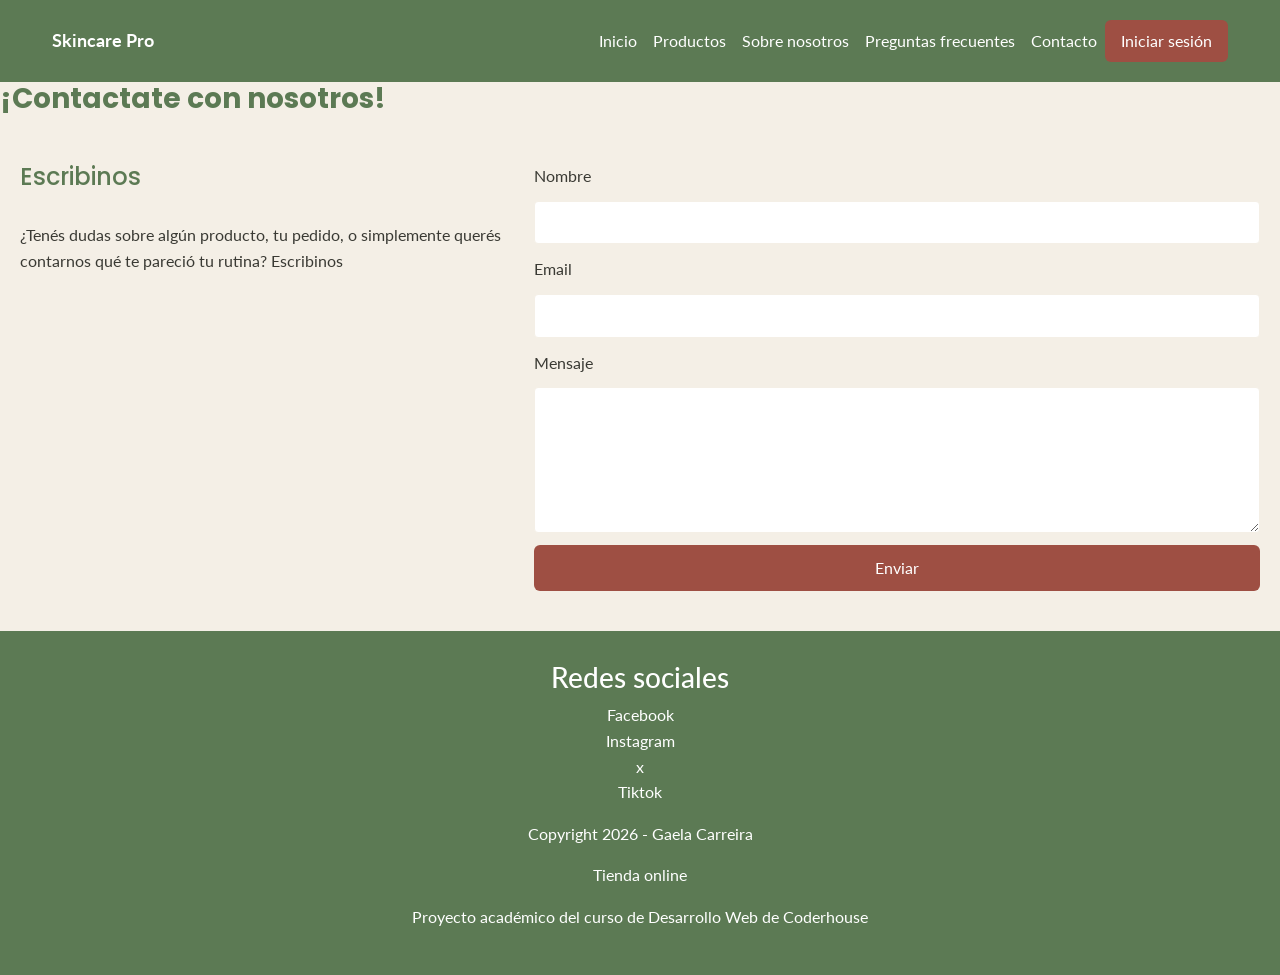
<file: pages/contacto.html>
<!DOCTYPE html>
<html lang="es">
<head>
    <meta charset="UTF-8">
    <meta name="viewport" content="width=device-width, initial-scale=1.0">
    <title>Contacto: escribinos tus consultas | Skincare Pro</title>
    <meta name="description" content="Escribinos por dudas sobre productos o tu pedido. Skincare Pro es un proyecto académico de Coderhouse, una tienda online de ejemplo.">
    <meta name="keywords" content="contacto Skincare Pro, consultas sobre productos, consulta de pedido, formulario de contacto, skincare Buenos Aires">
    <link href="https://cdn.jsdelivr.net/npm/bootstrap@5.3.3/dist/css/bootstrap.min.css" rel="stylesheet">
    <link href="https://fonts.googleapis.com/css2?family=Poppins:wght@400;500;700&family=Lato&display=swap" rel="stylesheet">
    <link rel="stylesheet" href="../styles/main.css">
</head>

<body>

<nav class="navbar navbar-expand-lg">
  <div class="container-fluid">
    <a class="navbar-brand" href="../index.html">Skincare Pro</a>
    <button class="navbar-toggler" type="button" data-bs-toggle="collapse" data-bs-target="#navbarNav" aria-controls="navbarNav" aria-expanded="false" aria-label="Abrir menú de navegación">
      <span class="navbar-toggler-icon"></span>
    </button>
    <div class="collapse navbar-collapse" id="navbarNav">
      <ul class="navbar-nav ms-auto">
        <li class="nav-item">
          <a class="nav-link" href="../index.html">Inicio</a>
        </li>
        <li class="nav-item">
          <a class="nav-link" href="productos.html">Productos</a>
        </li>
        <li class="nav-item">
          <a class="nav-link" href="sobre-nosotros.html">Sobre nosotros</a>
        </li>
        <li class="nav-item">
          <a class="nav-link" href="preguntas-frecuentes.html">Preguntas frecuentes</a>
        </li>
        <li class="nav-item">
          <a class="nav-link" href="contacto.html">Contacto</a>
        </li>
        <li class="nav-item">
          <a class="nav-link btn-sesion" href="#">Iniciar sesión</a>
        </li>
      </ul>
    </div>
  </div>
</nav>

<main>
    <h1>¡Contactate con nosotros!</h1>

    <section class="contacto">

        <div class="contacto-texto">
            <h2>Escribinos</h2>
            <p>¿Tenés dudas sobre algún producto, tu pedido, o
                simplemente querés contarnos qué te pareció tu rutina? Escribinos</p>
        </div>

        <div class="contacto-formulario">

            <form class="form-contacto">
                <label for="nombre">Nombre</label>
                <input type="text" id="nombre" name="nombre" autocomplete="name" required>

                <label for="email">Email</label>
                <input type="email" id="email" name="email" autocomplete="email" required>

                <label for="mensaje">Mensaje</label>
                <textarea id="mensaje" name="mensaje" rows="5" required></textarea>

                <button type="submit" class="boton">Enviar</button>
            </form>
        </div>

    </section>
</main>

<footer class="footer">
    <div>
        <div>
            <h3>Redes sociales</h3>
            <ul>
                <li><a href="http://www.facebook.com" target="_blank">Facebook</a></li>
                <li><a href="https://www.instagram.com/" target="_blank">Instagram</a></li>
                <li><a href="https://x.com/" target="_blank">x</a></li>
                <li><a href="https://www.tiktok.com/" target="_blank">Tiktok</a></li>
            </ul>
        </div>

        <div>
            <p>Copyright 2026 - Gaela Carreira</p>
           <p>Tienda online</p>
<p>Proyecto académico del curso de Desarrollo Web de Coderhouse</p>
        </div>
    </div>
</footer>

<script src="https://cdn.jsdelivr.net/npm/bootstrap@5.3.3/dist/js/bootstrap.bundle.min.js"></script>
</body>
</html>
</file>
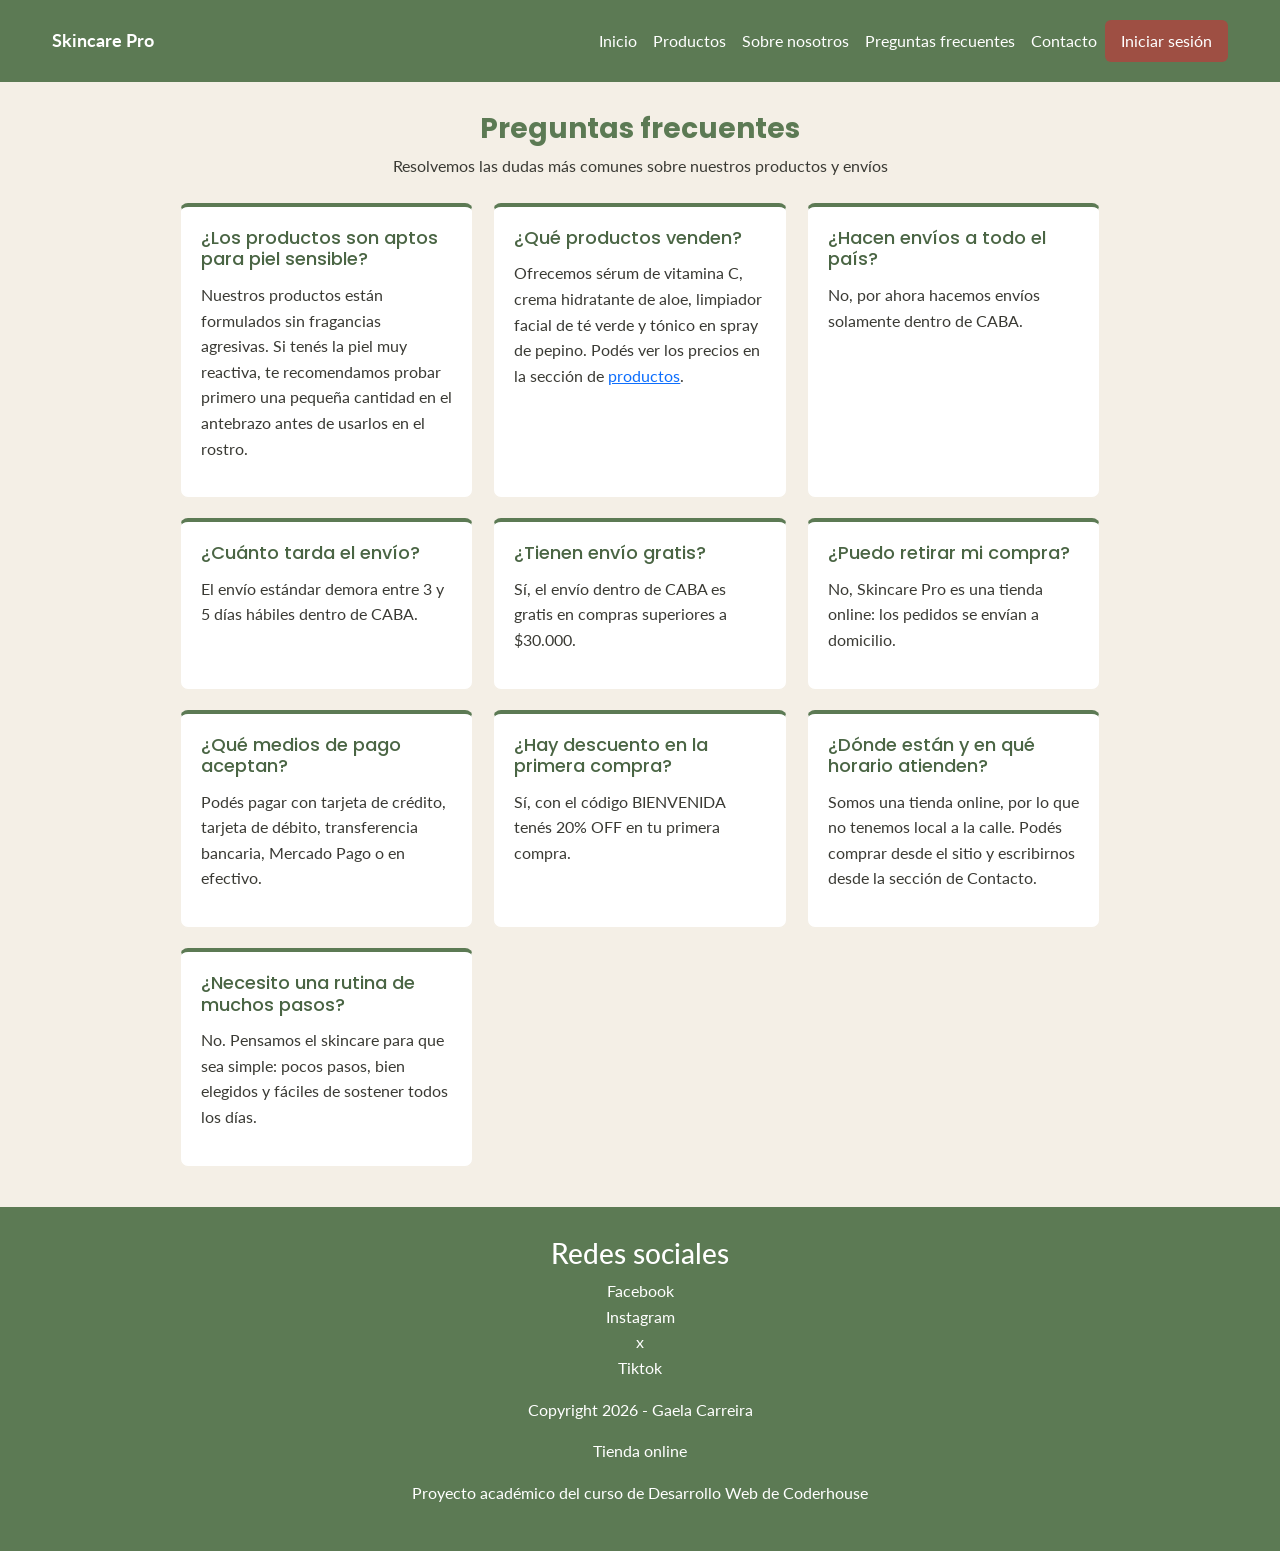
<file: pages/preguntas-frecuentes.html>
<!DOCTYPE html>
<html lang="es">
<head>
    <meta charset="UTF-8">
    <meta name="viewport" content="width=device-width, initial-scale=1.0">
    <title>Preguntas frecuentes: envíos en CABA, retiro y pagos | Skincare Pro</title>
    <meta name="description" content="Resolvé tus dudas sobre skincare para piel sensible, envíos en CABA, retiro de productos, medios de pago y descuentos en Skincare Pro, Buenos Aires.">
    <meta name="keywords" content="preguntas frecuentes, skincare piel sensible, envíos CABA, retiro de productos, envío gratis, medios de pago, descuento primera compra, rutina de skincare">
    <link href="https://cdn.jsdelivr.net/npm/bootstrap@5.3.3/dist/css/bootstrap.min.css" rel="stylesheet">
    <link href="https://fonts.googleapis.com/css2?family=Poppins:wght@400;500;700&family=Lato&display=swap" rel="stylesheet">
    <link rel="stylesheet" href="../styles/main.css">
</head>

<body>

<nav class="navbar navbar-expand-lg">
  <div class="container-fluid">
    <a class="navbar-brand" href="../index.html">Skincare Pro</a>
    <button class="navbar-toggler" type="button" data-bs-toggle="collapse" data-bs-target="#navbarNav" aria-controls="navbarNav" aria-expanded="false" aria-label="Abrir menú de navegación">
      <span class="navbar-toggler-icon"></span>
    </button>
    <div class="collapse navbar-collapse" id="navbarNav">
      <ul class="navbar-nav ms-auto">
        <li class="nav-item">
          <a class="nav-link" href="../index.html">Inicio</a>
        </li>
        <li class="nav-item">
          <a class="nav-link" href="productos.html">Productos</a>
        </li>
        <li class="nav-item">
          <a class="nav-link" href="sobre-nosotros.html">Sobre nosotros</a>
        </li>
        <li class="nav-item">
          <a class="nav-link" href="preguntas-frecuentes.html">Preguntas frecuentes</a>
        </li>
        <li class="nav-item">
          <a class="nav-link" href="contacto.html">Contacto</a>
        </li>
        <li class="nav-item">
          <a class="nav-link btn-sesion" href="#">Iniciar sesión</a>
        </li>
      </ul>
    </div>
  </div>
</nav>

   <main>
    <h1 class="titulo-pagina">Preguntas frecuentes</h1>
    <p class="intro-pagina">Resolvemos las dudas más comunes sobre nuestros productos y envíos</p>

    <section class="preguntas-lista">

        <article class="pregunta">
            <h2>¿Los productos son aptos para piel sensible?</h2>
            <p>Nuestros productos están formulados sin fragancias agresivas. Si tenés la piel muy reactiva, te recomendamos probar primero una pequeña cantidad en el antebrazo antes de usarlos en el rostro.</p>
        </article>

        <article class="pregunta">
            <h2>¿Qué productos venden?</h2>
            <p>Ofrecemos sérum de vitamina C, crema hidratante de aloe, limpiador facial de té verde y tónico en spray de pepino. Podés ver los precios en la sección de <a href="productos.html">productos</a>.</p>
        </article>

        <article class="pregunta">
            <h2>¿Hacen envíos a todo el país?</h2>
           <p>No, por ahora hacemos envíos solamente dentro de CABA.</p>
        </article>

        <article class="pregunta">
            <h2>¿Cuánto tarda el envío?</h2>
            <p>El envío estándar demora entre 3 y 5 días hábiles dentro de CABA.</p>
        </article>

        <article class="pregunta">
            <h2>¿Tienen envío gratis?</h2>
            <p>Sí, el envío dentro de CABA es gratis en compras superiores a $30.000.</p>
        </article>

        <article class="pregunta">
            <h2>¿Puedo retirar mi compra?</h2>
    <p>No, Skincare Pro es una tienda online: los pedidos se envían a domicilio.</p>
        </article>

        <article class="pregunta">
            <h2>¿Qué medios de pago aceptan?</h2>
            <p>Podés pagar con tarjeta de crédito, tarjeta de débito, transferencia bancaria, Mercado Pago o en efectivo.</p>
        </article>

        <article class="pregunta">
            <h2>¿Hay descuento en la primera compra?</h2>
            <p>Sí, con el código BIENVENIDA tenés 20% OFF en tu primera compra.</p>
        </article>

        <article class="pregunta">
            <h2>¿Dónde están y en qué horario atienden?</h2>
          <p>Somos una tienda online, por lo que no tenemos local a la calle. Podés comprar desde el sitio y escribirnos desde la sección de Contacto.</p>
        </article>

        <article class="pregunta">
            <h2>¿Necesito una rutina de muchos pasos?</h2>
            <p>No. Pensamos el skincare para que sea simple: pocos pasos, bien elegidos y fáciles de sostener todos los días.</p>
        </article>

    </section>
</main>

<footer class="footer">
    <div>
        <div>
            <h3>Redes sociales</h3>
            <ul>
                <li><a href="http://www.facebook.com" target="_blank">Facebook</a></li>
                <li><a href="https://www.instagram.com/" target="_blank">Instagram</a></li>
                <li><a href="https://x.com/" target="_blank">x</a></li>
                <li><a href="https://www.tiktok.com/" target="_blank">Tiktok</a></li>
            </ul>
        </div>

        <div>
            <p>Copyright 2026 - Gaela Carreira</p>
            <p>Tienda online</p>
<p>Proyecto académico del curso de Desarrollo Web de Coderhouse</p>
        </div>
    </div>
</footer>

<script src="https://cdn.jsdelivr.net/npm/bootstrap@5.3.3/dist/js/bootstrap.bundle.min.js"></script>
</body>
</html>
</file>
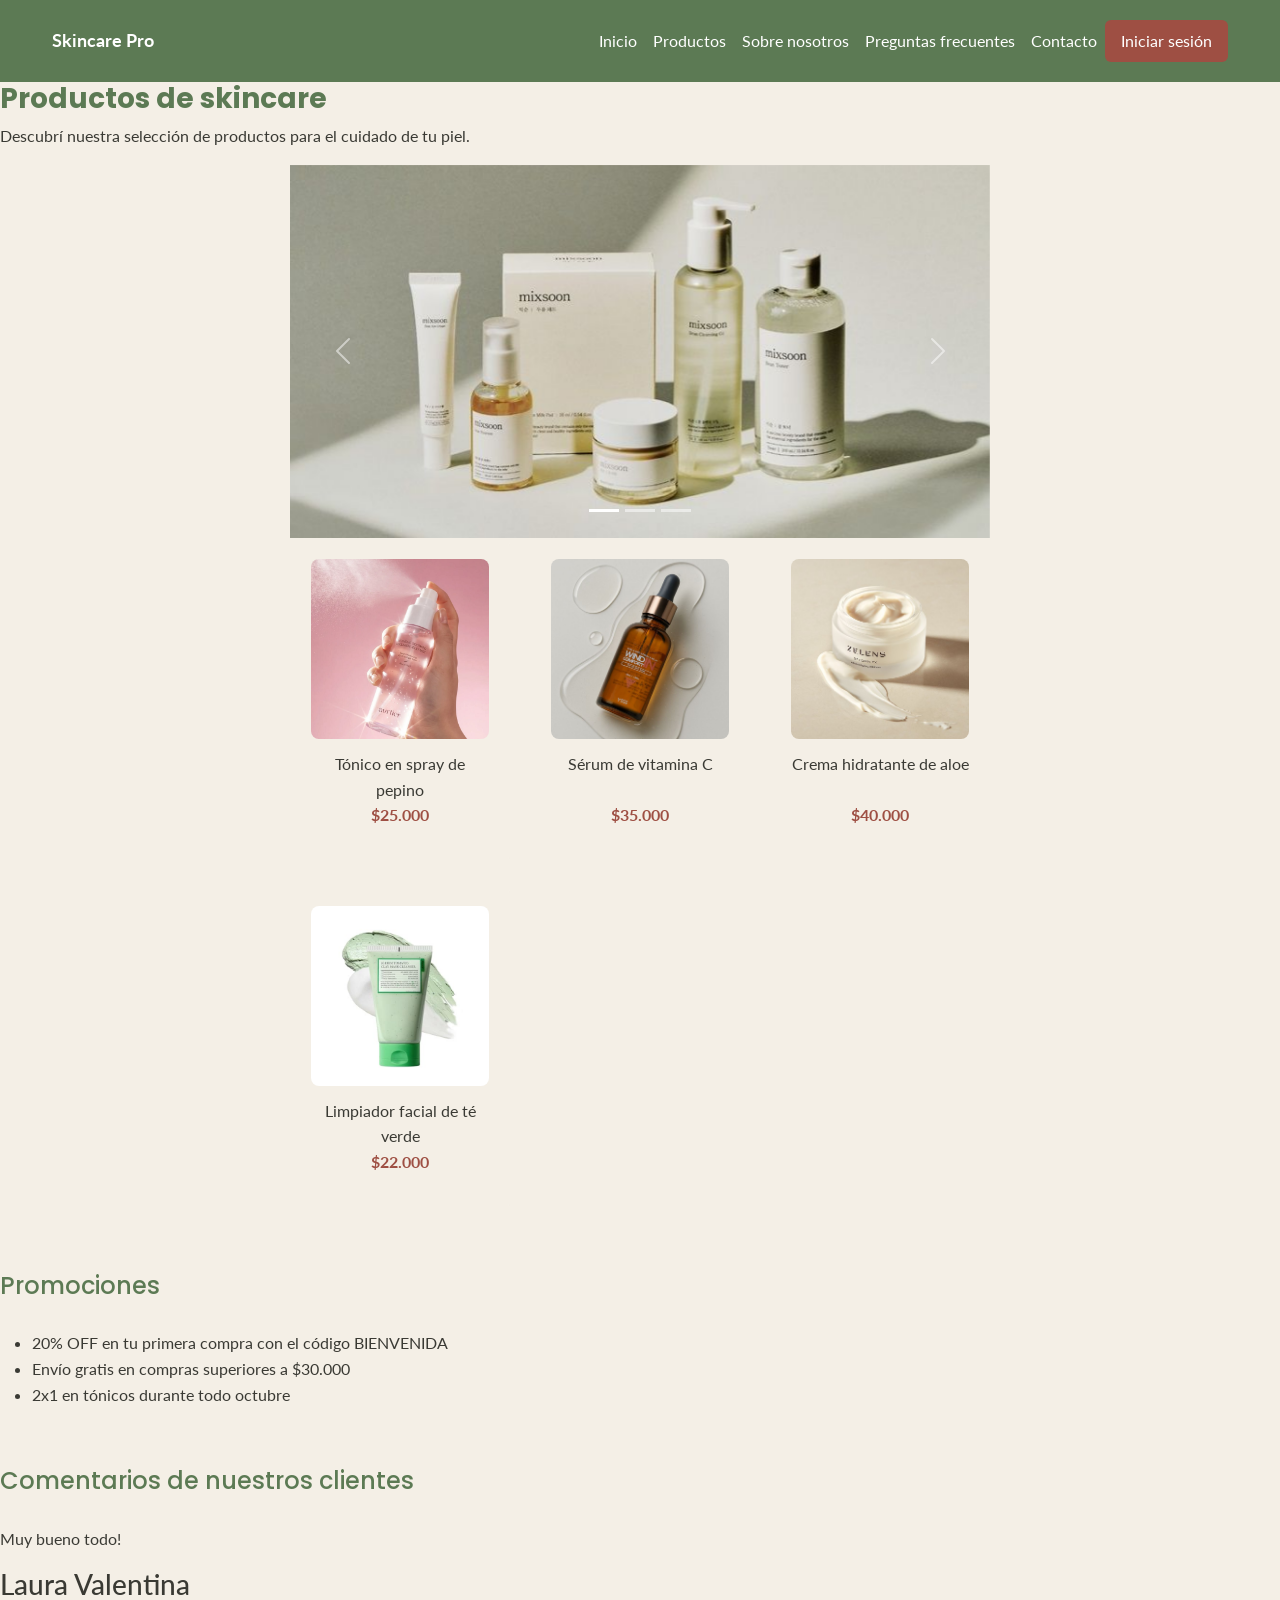
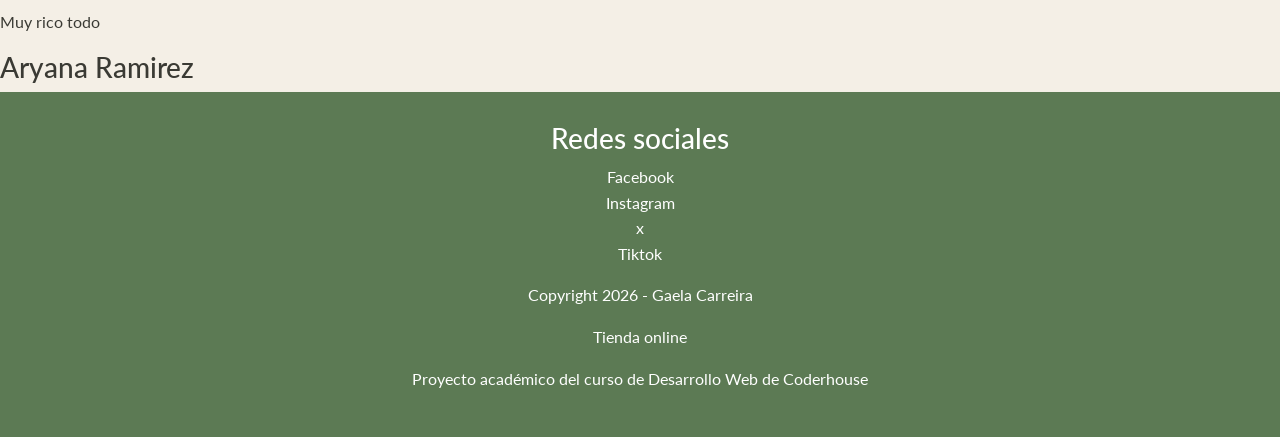
<file: pages/productos.html>
<!DOCTYPE html>
<html lang="es">
<head>
    <meta charset="UTF-8">
    <meta name="viewport" content="width=device-width, initial-scale=1.0">
    <title>Productos de skincare: serums y cremas | Skincare Pro</title>
        <meta name="description" content="Serum de vitamina C, crema hidratante de aloe, limpiador facial de té verde y tónico de pepino. Conocé precios, promociones y envío gratis en CABA desde $30.000.">
    <meta name="keywords" content="skincare, cuidado de la piel, serum de vitamina C, crema hidratante de aloe, tónico de pepino, Buenos Aires">
    <link href="https://cdn.jsdelivr.net/npm/bootstrap@5.3.3/dist/css/bootstrap.min.css" rel="stylesheet">
    <link href="https://fonts.googleapis.com/css2?family=Poppins:wght@400;500;700&family=Lato&display=swap" rel="stylesheet">
    <link rel="stylesheet" href="../styles/main.css">
</head>

<body>

<nav class="navbar navbar-expand-lg">
  <div class="container-fluid">
    <a class="navbar-brand" href="../index.html">Skincare Pro</a>
    <button class="navbar-toggler" type="button" data-bs-toggle="collapse" data-bs-target="#navbarNav" aria-controls="navbarNav" aria-expanded="false" aria-label="Abrir menú de navegación">
      <span class="navbar-toggler-icon"></span>
    </button>
    <div class="collapse navbar-collapse" id="navbarNav">
      <ul class="navbar-nav ms-auto">
        <li class="nav-item">
          <a class="nav-link" href="../index.html">Inicio</a>
        </li>
        <li class="nav-item">
          <a class="nav-link" href="productos.html">Productos</a>
        </li>
        <li class="nav-item">
          <a class="nav-link" href="sobre-nosotros.html">Sobre nosotros</a>
        </li>
        <li class="nav-item">
          <a class="nav-link" href="preguntas-frecuentes.html">Preguntas frecuentes</a>
        </li>
        <li class="nav-item">
          <a class="nav-link" href="contacto.html">Contacto</a>
        </li>
        <li class="nav-item">
          <a class="nav-link btn-sesion" href="#">Iniciar sesión</a>
        </li>
      </ul>
    </div>
  </div>
</nav>

  <main>
  <section>
    <h1>Productos de skincare</h1>
    <p>Descubrí nuestra selección de productos para el cuidado de tu piel.</p>

    <div id="carouselProductos" class="carousel slide" data-bs-ride="carousel">

      <div class="carousel-indicators">
        <button type="button" data-bs-target="#carouselProductos" data-bs-slide-to="0" class="active" aria-current="true" aria-label="Slide 1"></button>
        <button type="button" data-bs-target="#carouselProductos" data-bs-slide-to="1" aria-label="Slide 2"></button>
        <button type="button" data-bs-target="#carouselProductos" data-bs-slide-to="2" aria-label="Slide 3"></button>
      </div>

           <div class="carousel-inner">
        <div class="carousel-item active">
          <img src="../assets/linea-productos-skincare.jpg" class="d-block w-100" alt="Línea de productos de skincare con frascos, cajas y un pote de crema sobre fondo claro">
        </div>
        <div class="carousel-item">
          <img src="../assets/dos-mujeres-piel-luminosa.jpg" class="d-block w-100" alt="Dos mujeres posando juntas con la piel luminosa y cuidada">
        </div>
        <div class="carousel-item">
          <img src="../assets/frascos-skincare-flores-rosas.jpg" class="d-block w-100" alt="Frascos de skincare rosados rodeados de flores rosas">
        </div>
      </div>

      <button class="carousel-control-prev" type="button" data-bs-target="#carouselProductos" data-bs-slide="prev">
        <span class="carousel-control-prev-icon" aria-hidden="true"></span>
        <span class="visually-hidden">Anterior</span>
      </button>
      <button class="carousel-control-next" type="button" data-bs-target="#carouselProductos" data-bs-slide="next">
        <span class="carousel-control-next-icon" aria-hidden="true"></span>
        <span class="visually-hidden">Siguiente</span>
      </button>

    </div>

        <div class="productos">

      <article class="producto">
        <figure>
          <img src="../assets/tonico-spray-pepino.jpg" alt="Tónico en spray de pepino" class="img-destacada">
          <figcaption>Tónico en spray de pepino</figcaption>
        </figure>
        <p class="precio">$25.000</p>
      </article>

      <article class="producto">
        <figure>
          <img src="../assets/serum-vitamina-c.jpg" alt="Sérum de vitamina C">
          <figcaption>Sérum de vitamina C</figcaption>
        </figure>
        <p class="precio">$35.000</p>
      </article>

      <article class="producto">
        <figure>
          <img src="../assets/crema-hidratante-aloe.jpg" alt="Crema hidratante de aloe">
          <figcaption>Crema hidratante de aloe</figcaption>
        </figure>
        <p class="precio">$40.000</p>
      </article>

      <article class="producto">
        <figure>
          <img src="../assets/limpiador-facial-te-verde.jpg" alt="Limpiador facial de té verde">
          <figcaption>Limpiador facial de té verde</figcaption>
        </figure>
        <p class="precio">$22.000</p>
      </article>

    </div>
  </section>

  <section>
    <h2>Promociones</h2>
    <ul>
      <li>20% OFF en tu primera compra con el código BIENVENIDA</li>
      <li>Envío gratis en compras superiores a $30.000</li>
      <li>2x1 en tónicos durante todo octubre</li>
    </ul>
  </section>

  <section>
    <h2>Comentarios de nuestros clientes</h2>
    <div>
      <article>
        <p>Muy bueno todo!</p>
        <h3>Laura Valentina</h3>
      </article>
      <article>
        <p>Muy rico todo</p>
        <h3>Aryana Ramirez</h3>
      </article>
    </div>
  </section>
  </main>

<footer class="footer">
  <div>
    <div>
      <h3>Redes sociales</h3>
      <ul>
        <li><a href="http://www.facebook.com" target="_blank">Facebook</a></li>
        <li><a href="https://www.instagram.com/" target="_blank">Instagram</a></li>
        <li><a href="https://x.com/" target="_blank">x</a></li>
        <li><a href="https://www.tiktok.com/" target="_blank">Tiktok</a></li>
      </ul>
    </div>

    <div>
      <p>Copyright 2026 - Gaela Carreira</p>
    <p>Tienda online</p>
<p>Proyecto académico del curso de Desarrollo Web de Coderhouse</p>
    </div>
  </div>
</footer>

<script src="https://cdn.jsdelivr.net/npm/bootstrap@5.3.3/dist/js/bootstrap.bundle.min.js"></script>
</body>
</html>
</file>
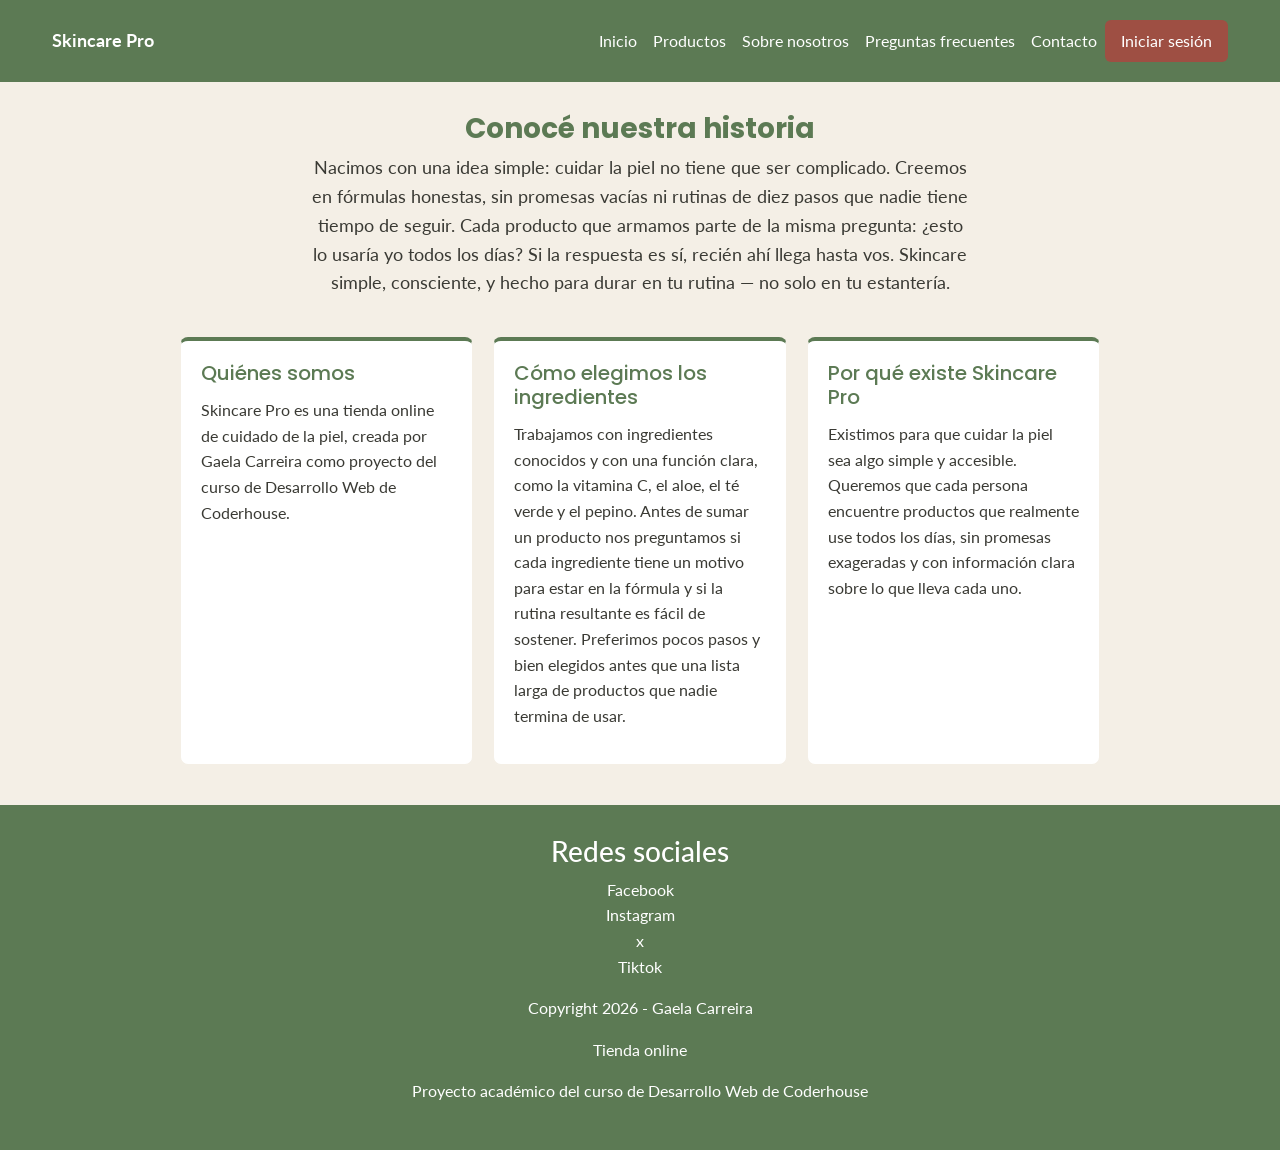
<file: pages/sobre-nosotros.html>
<!DOCTYPE html>
<html lang="es">
<head>
    <meta charset="UTF-8">
    <meta name="viewport" content="width=device-width, initial-scale=1.0">
    <title>Sobre nosotros: skincare simple y consciente | Skincare Pro</title>
    <meta name="description" content="Conocé quiénes somos, cómo elegimos los ingredientes y por qué existe Skincare Pro: skincare simple, con fórmulas honestas, en Buenos Aires.">
    <meta name="keywords" content="sobre nosotros, historia de Skincare Pro, skincare simple, cuidado de la piel, ingredientes, fórmulas honestas, Buenos Aires">
    <link href="https://fonts.googleapis.com/css2?family=Poppins:wght@400;500;700&family=Lato&display=swap" rel="stylesheet">
    <link href="https://cdn.jsdelivr.net/npm/bootstrap@5.3.3/dist/css/bootstrap.min.css" rel="stylesheet">
    <link rel="stylesheet" href="../styles/main.css">
</head>

<body>
  <nav class="navbar navbar-expand-lg">
    <div class="container-fluid">
      <a class="navbar-brand" href="../index.html">Skincare Pro</a>
      <button class="navbar-toggler" type="button" data-bs-toggle="collapse" data-bs-target="#navbarNav" aria-controls="navbarNav" aria-expanded="false" aria-label="Abrir menú de navegación">
        <span class="navbar-toggler-icon"></span>
      </button>
      <div class="collapse navbar-collapse" id="navbarNav">
        <ul class="navbar-nav ms-auto">
          <li class="nav-item">
            <a class="nav-link" href="../index.html">Inicio</a>
          </li>
          <li class="nav-item">
            <a class="nav-link" href="productos.html">Productos</a>
          </li>
          <li class="nav-item">
            <a class="nav-link" href="sobre-nosotros.html">Sobre nosotros</a>
          </li>
          <li class="nav-item">
            <a class="nav-link" href="preguntas-frecuentes.html">Preguntas frecuentes</a>
          </li>
          <li class="nav-item">
            <a class="nav-link" href="contacto.html">Contacto</a>
          </li>
          <li class="nav-item">
            <a class="nav-link btn-sesion" href="#">Iniciar sesión</a>
          </li>
        </ul>
      </div>
    </div>
  </nav>

  <main class="about">
    <h1 class="titulo-historia">Conocé nuestra historia</h1>

    <section class="historia historia-intro">
      <p>Nacimos con una idea simple: cuidar la piel no tiene que ser complicado.
      Creemos en fórmulas honestas, sin promesas vacías ni rutinas de diez pasos que nadie tiene tiempo de seguir.
      Cada producto que armamos parte de la misma pregunta: ¿esto lo usaría yo todos los días? Si la respuesta es sí, recién ahí llega hasta vos.
      Skincare simple, consciente, y hecho para durar en tu rutina — no solo en tu estantería.</p>
    </section>

    <div class="about-grid">

    <section class="historia">
      <h2>Quiénes somos</h2>
     <p>Skincare Pro es una tienda online de cuidado de la piel, creada por Gaela Carreira como proyecto del curso de Desarrollo Web de Coderhouse.</p>
    </section>

    <section class="historia">
      <h2>Cómo elegimos los ingredientes</h2>
      <p>Trabajamos con ingredientes conocidos y con una función clara, como la vitamina C, el aloe, el té verde y el pepino.
      Antes de sumar un producto nos preguntamos si cada ingrediente tiene un motivo para estar en la fórmula y si la rutina resultante es fácil de sostener.
      Preferimos pocos pasos y bien elegidos antes que una lista larga de productos que nadie termina de usar.</p>
    </section>

    <section class="historia">
      <h2>Por qué existe Skincare Pro</h2>
      <p>Existimos para que cuidar la piel sea algo simple y accesible.
      Queremos que cada persona encuentre productos que realmente use todos los días, sin promesas exageradas y con información clara sobre lo que lleva cada uno.</p>
    </section>

    </div>
  </main>

  <footer class="footer">
    <div>
      <div>
        <h3>Redes sociales</h3>
        <ul>
          <li><a href="http://www.facebook.com" target="_blank">Facebook</a></li>
          <li><a href="https://www.instagram.com/" target="_blank">Instagram</a></li>
          <li><a href="https://x.com/" target="_blank">x</a></li>
          <li><a href="https://www.tiktok.com/" target="_blank">Tiktok</a></li>
        </ul>
      </div>

      <div>
        <p>Copyright 2026 - Gaela Carreira</p>
       <p>Tienda online</p>
        <p>Proyecto académico del curso de Desarrollo Web de Coderhouse</p>
      </div>
    </div>
  </footer>

  <script src="https://cdn.jsdelivr.net/npm/bootstrap@5.3.3/dist/js/bootstrap.bundle.min.js"></script>
</body>
</html>
</file>
<file: styles/main.css>
* {
  margin: 0;
  padding: 0;
  box-sizing: border-box;
}

body {
  font-family: "Lato", sans-serif;
  color: #3A3A34;
  background-color: #F4EFE6;
  line-height: 1.6;
}
@media (max-width: 480px) {
  body {
    padding-left: 12px;
    padding-right: 12px;
  }
}

main {
  width: 100%;
  max-width: none;
}
main > section + section {
  margin-top: 60px;
}
main > p {
  margin-bottom: 24px;
}

figure {
  margin: 0;
}

h1 {
  font-family: "Poppins", sans-serif;
  font-weight: 700;
  font-size: 28px;
  color: #5C7A54;
}

h2 {
  font-family: "Poppins", sans-serif;
  font-weight: 500;
  font-size: 24px;
  color: #5C7A54;
  margin-bottom: 30px;
}

p {
  font-size: 16px;
}

.header {
  background-color: #5C7A54;
  padding: 16px 20px;
  display: flex;
  flex-wrap: wrap;
  justify-content: space-between;
  align-items: center;
  gap: 12px;
}
@media (min-width: 1024px) {
  .header {
    padding: 20px 40px;
    flex-wrap: nowrap;
  }
}

.logo {
  color: #fff;
  font-weight: 700;
  font-size: 18px;
}

.hero {
  background-image: url("../assets/hero-fondo.jpg");
  background-size: cover;
  background-position: center;
  display: flex;
  flex-direction: column;
  justify-content: center;
  align-items: center;
  text-align: center;
  gap: 16px;
  padding: 40px;
  min-height: 300px;
  margin-left: -40px;
  margin-right: -40px;
  margin-bottom: 40px;
}

.nav-lista {
  list-style: none;
  display: flex;
  flex-wrap: wrap;
  gap: 12px 20px;
  font-size: 14px;
}
.nav-lista a {
  color: #fff;
  text-decoration: none;
  font-family: "Lato", sans-serif;
}
@media (min-width: 1024px) {
  .nav-lista {
    gap: 24px;
    font-size: 16px;
  }
}

.nav-derecha {
  display: flex;
  align-items: center;
  gap: 24px;
}

.navbar {
  background-color: #5C7A54;
  padding: 20px 40px;
}
@media (max-width: 480px) {
  .navbar {
    margin-left: -12px;
    margin-right: -12px;
  }
}

.navbar-brand {
  color: #fff;
  font-weight: 700;
  font-size: 18px;
}

.nav-link {
  color: #fff;
  font-family: "Lato", sans-serif;
  transition: color 0.3s ease;
}
.nav-link:hover {
  color: #C98B7E;
}
.nav-link:focus {
  outline: 2px solid #C98B7E;
  outline-offset: 2px;
}
.nav-link:active {
  color: #5C7A54;
}

.navbar-nav .nav-item:has(.btn-sesion) {
  align-self: flex-start;
}

.footer {
  background-color: #5C7A54;
  color: #fff;
  padding: 30px 40px;
  display: flex;
  flex-direction: column;
  align-items: center;
  text-align: center;
}
.footer ul {
  list-style: none;
  padding: 0;
}
.footer a {
  color: #fff;
  text-decoration: none;
}

@media (max-width: 480px) {
  footer {
    margin-left: -12px;
    margin-right: -12px;
  }
}

.pregunta {
  margin-bottom: 24px;
}
.pregunta h2 {
  font-size: 18px;
  color: #4A6544;
}

.contacto {
  display: grid;
  grid-template-areas: "texto" "formulario";
  gap: 30px;
  padding: 40px 20px;
}
@media (min-width: 1024px) {
  .contacto {
    grid-template-areas: "texto formulario";
    grid-template-columns: 1fr 1.5fr;
  }
}

.contacto-texto {
  grid-area: texto;
}

.contacto-formulario {
  grid-area: formulario;
}

.pago {
  display: grid;
  grid-template-areas: "texto" "medios";
  gap: 30px;
  padding: 40px 20px;
  overflow: hidden;
}
@media (min-width: 1024px) {
  .pago {
    grid-template-areas: "texto medios";
    grid-template-columns: 1fr 2fr;
  }
}

.pago-texto {
  grid-area: texto;
}

.pago-medios {
  grid-area: medios;
}

.titulo-historia,
.historia {
  padding-left: 20px;
  padding-right: 20px;
}

.titulo-historia {
  padding-top: 30px;
}

.titulo-pagina,
.intro-pagina,
.preguntas-lista {
  padding-left: 20px;
  padding-right: 20px;
}

.titulo-pagina {
  padding-top: 30px;
}

.btn-sesion, .boton {
  background-color: #9E4F43;
  color: #fff;
  border-radius: 6px;
  cursor: pointer;
  text-decoration: none;
}

.boton {
  padding: 10px 20px;
  border: none;
  font-family: "Lato", sans-serif;
}

.btn-sesion {
  color: #fff !important;
  padding: 8px 16px !important;
  display: inline-block;
  width: auto;
  align-self: flex-start;
  margin-left: 0;
  transition: background-color 0.3s ease, transform 0.15s ease;
}
.btn-sesion:hover {
  background-color: #5C7A54;
}
.btn-sesion:focus {
  outline: 2px solid #3A3A34;
  outline-offset: 2px;
}
.btn-sesion:active {
  transform: scale(0.97);
}

@keyframes aparecer-tarjeta {
  from {
    opacity: 0;
    transform: translateY(20px);
  }
  to {
    opacity: 1;
    transform: translateY(0);
  }
}
.productos {
  display: grid;
  grid-template-columns: repeat(auto-fill, minmax(200px, 1fr));
  gap: 20px;
  max-width: 700px;
  margin: 0 auto;
}
.productos > article {
  flex: 1 1 200px;
  display: flex;
  flex-direction: column;
  border: 1px solid #F4EFE6;
  border-radius: 8px;
  padding: 20px;
  text-align: center;
}
.productos > article img {
  width: 100%;
  height: 180px;
  -o-object-fit: cover;
     object-fit: cover;
  border-radius: 8px;
  margin-bottom: 12px;
}
.productos > article h3 {
  font-size: 1.25rem;
  min-height: 2.6em;
  line-height: 1.3;
  margin: 0;
  display: flex;
  align-items: center;
  justify-content: center;
}
.productos.destacados-grid article {
  transition: transform 0.3s ease, box-shadow 0.3s ease;
}
.productos.destacados-grid article:hover {
  transform: translateY(-6px);
  box-shadow: 0 8px 16px rgba(0, 0, 0, 0.15);
}
.productos.destacados-grid article {
  animation: aparecer-tarjeta 0.6s ease-out forwards;
}

.producto {
  display: flex;
  flex-direction: column;
  border: 1px solid #F4EFE6;
  border-radius: 8px;
  padding: 20px;
  text-align: center;
  transition: transform 0.3s ease, box-shadow 0.3s ease;
}
.producto:hover {
  transform: translateY(-6px);
  box-shadow: 0 8px 16px rgba(0, 0, 0, 0.15);
}
.producto:focus-within {
  outline: 2px solid #C98B7E;
  outline-offset: 4px;
}
.producto img {
  width: 100%;
  height: 180px;
  -o-object-fit: cover;
     object-fit: cover;
  border-radius: 8px;
  margin-bottom: 12px;
  min-width: 0;
}
.producto .precio {
  margin-top: auto;
}

.precio {
  font-weight: bold;
  color: #9E4F43;
}

.destacados {
  display: flex;
  flex-direction: row;
  gap: 20px;
  flex-wrap: wrap;
}
.destacados article {
  flex: 1;
}

.img-destacada {
  width: 100%;
  max-width: 400px;
  height: 300px;
  -o-object-fit: cover;
     object-fit: cover;
  border-radius: 8px;
}

.medios-pago {
  display: grid;
  grid-template-columns: 1fr;
  gap: 12px;
}
@media (min-width: 768px) {
  .medios-pago {
    grid-template-columns: repeat(2, 1fr);
  }
}

.medio {
  display: flex;
  align-items: center;
  gap: 8px;
  background: #fff;
  border-radius: 8px;
  padding: 20px;
  font-size: 14px;
}

.form-contacto {
  display: flex;
  flex-direction: column;
  gap: 12px;
}
.form-contacto input, .form-contacto textarea {
  padding: 8px;
  border: 1px solid #F4EFE6;
  border-radius: 4px;
  font-family: "Lato", sans-serif;
}

.whatsapp-flotante {
  position: fixed;
  bottom: 24px;
  right: 24px;
  width: 56px;
  height: 56px;
  background-color: #25D366;
  border-radius: 50%;
  display: block;
}

.carousel-item:not(.active) {
  display: none !important;
}

#carouselProductos {
  max-width: 700px;
  margin: 0 auto;
}


/* Tarjetas: preguntas frecuentes y sobre nosotros */
.titulo-pagina,
.intro-pagina,
.about h1 {
  text-align: center;
}

.preguntas-lista,
.about-grid {
  display: grid;
  grid-template-columns: repeat(auto-fill, minmax(260px, 1fr));
  gap: 20px;
  max-width: 960px;
  margin: 0 auto;
  padding: 0 20px 40px;
}

.pregunta,
.about-grid .historia {
  background: #fff;
  border: 1px solid #F4EFE6;
  border-top: 4px solid #5C7A54;
  border-radius: 8px;
  padding: 20px;
  margin-bottom: 0;
  transition: transform 0.3s ease, box-shadow 0.3s ease;
}
.pregunta:hover,
.about-grid .historia:hover {
  transform: translateY(-6px);
  box-shadow: 0 8px 16px rgba(0, 0, 0, 0.15);
}

.pregunta h2 {
  margin-bottom: 12px;
}
.about-grid .historia h2 {
  font-size: 20px;
  margin-bottom: 12px;
}

.historia-intro {
  max-width: 700px;
  margin: 0 auto 40px;
  text-align: center;
}
.historia-intro p {
  font-size: 18px;
}
</file>
